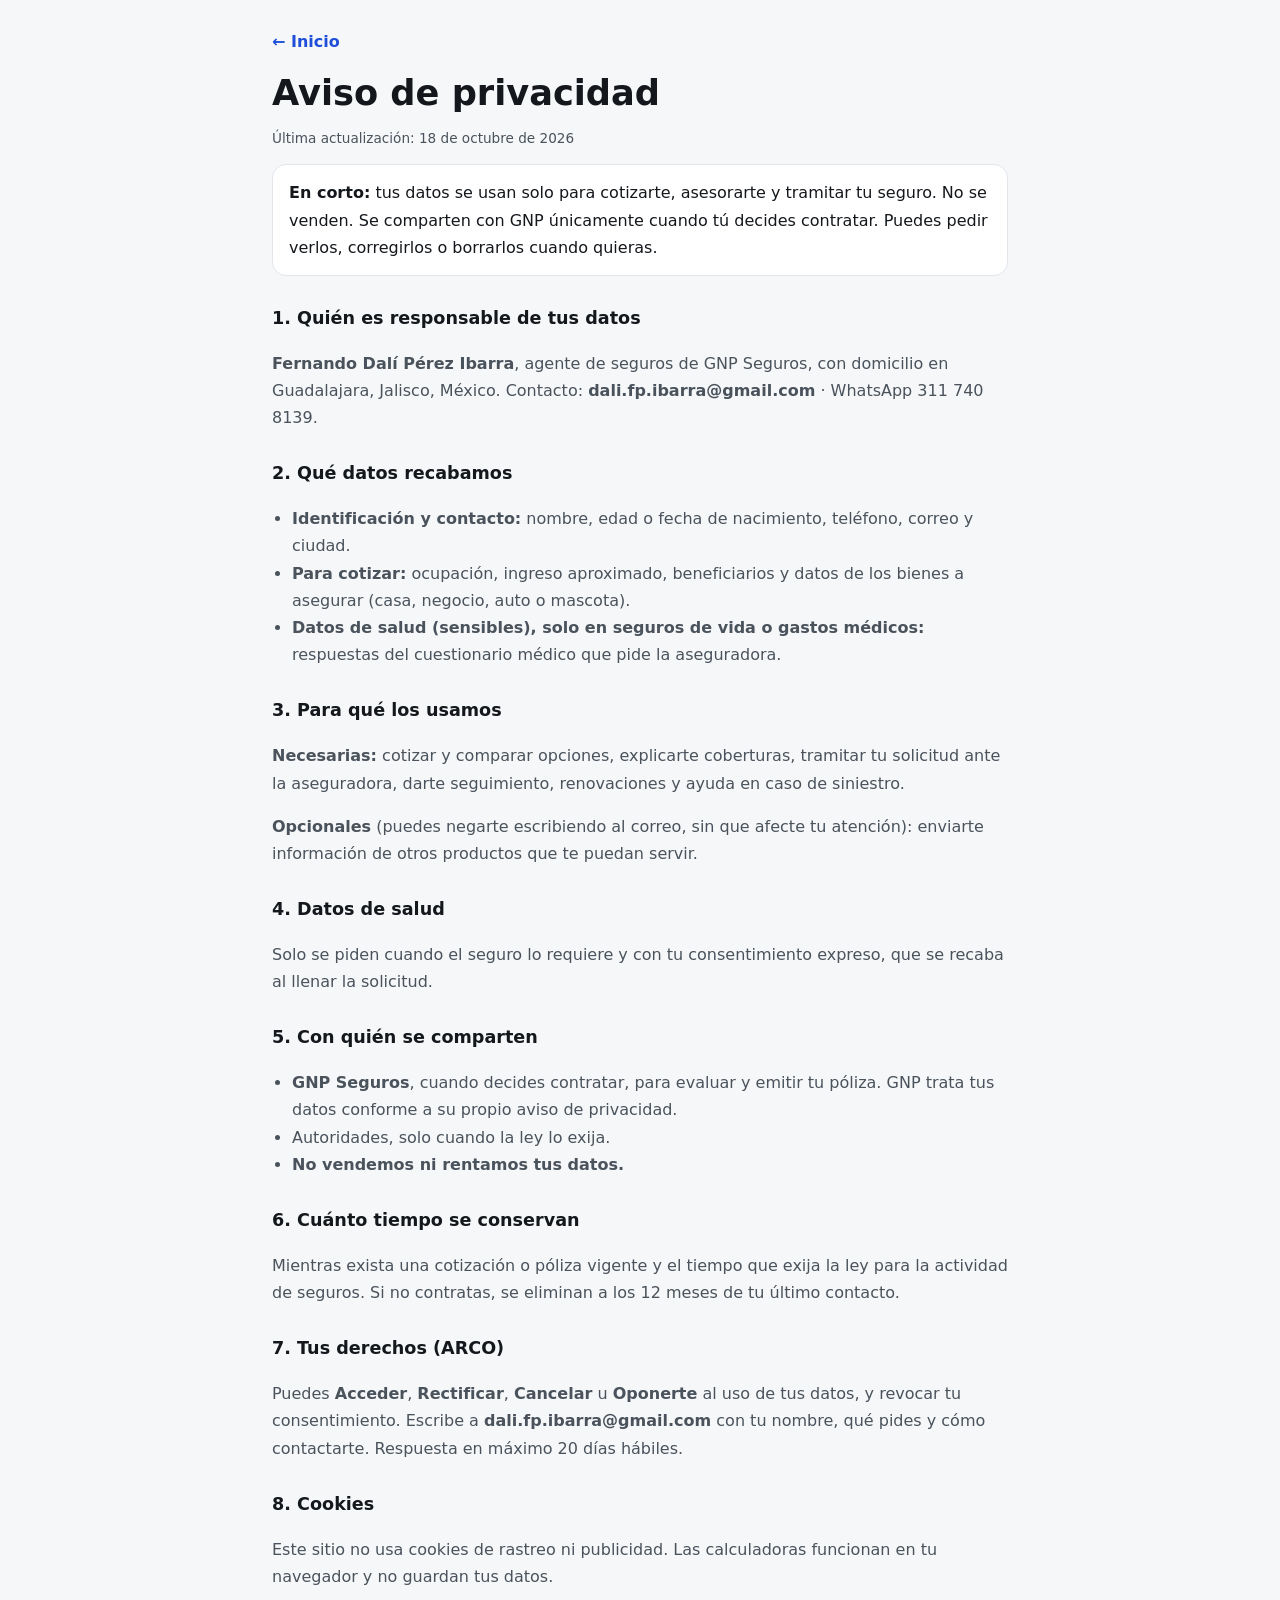
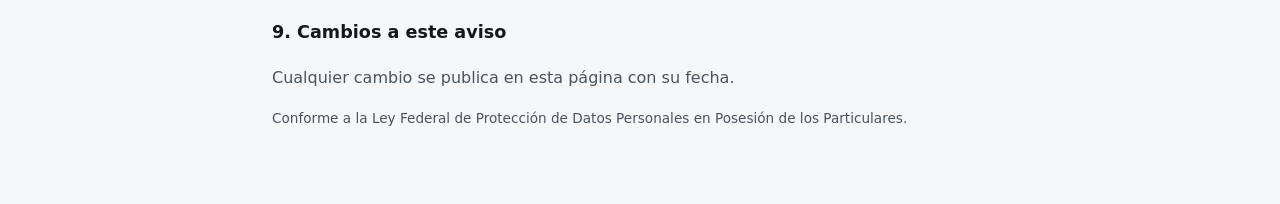
<file: privacidad.html>
<!doctype html><html lang="es"><head><meta charset="utf-8"><meta name="viewport" content="width=device-width,initial-scale=1,viewport-fit=cover"><title>Aviso de privacidad · Dalí Pérez Seguros</title><meta name="description" content="Cómo cuido tus datos al cotizar y contratar tu seguro."><style>
:root{--bg:#F6F7F9;--card:#FFFFFF;--ink:#14181C;--ink2:#4A535C;--line:#E2E6EA;--acc:#1F4FD8}
@media (prefers-color-scheme:dark){:root:not([data-theme="light"]){--bg:#0E1215;--card:#161C21;--ink:#ECEFF2;--ink2:#A9B3BC;--line:#26303A;--acc:#7C9DF5;color-scheme:dark}}
:root[data-theme="dark"]{--bg:#0E1215;--card:#161C21;--ink:#ECEFF2;--ink2:#A9B3BC;--line:#26303A;--acc:#7C9DF5;color-scheme:dark}
*{box-sizing:border-box}body{margin:0;background:var(--bg);color:var(--ink);font:400 16px/1.7 system-ui,-apple-system,"Segoe UI",sans-serif;padding:0 16px}
main{max-width:46rem;margin:0 auto;padding-block:28px 60px}
header a{color:var(--acc);font-weight:700;text-decoration:none}
h1{font-size:clamp(1.6rem,5vw,2.2rem);line-height:1.15;margin:18px 0 4px;text-wrap:balance}
h2{font-size:1.1rem;margin:28px 0 6px}
p,li{color:var(--ink2)}ul{padding-left:20px}
.meta{font-size:.85rem;color:var(--ink2)}
.caja{background:var(--card);border:1px solid var(--line);border-radius:14px;padding:14px 16px;margin:14px 0}
a{color:var(--acc)}
</style></head><body><main><header><a href="index.html">← Inicio</a></header><h1>Aviso de privacidad</h1><p class="meta">Última actualización: 18 de octubre de 2026</p>
<div class="caja"><b>En corto:</b> tus datos se usan solo para cotizarte, asesorarte y tramitar tu seguro. No se venden. Se comparten con GNP únicamente cuando tú decides contratar. Puedes pedir verlos, corregirlos o borrarlos cuando quieras.</div>
<h2>1. Quién es responsable de tus datos</h2><p><b>Fernando Dalí Pérez Ibarra</b>, agente de seguros de GNP Seguros, con domicilio en Guadalajara, Jalisco, México. Contacto: <b>dali.fp.ibarra@gmail.com</b> · WhatsApp 311 740 8139.</p>
<h2>2. Qué datos recabamos</h2><ul><li><b>Identificación y contacto:</b> nombre, edad o fecha de nacimiento, teléfono, correo y ciudad.</li><li><b>Para cotizar:</b> ocupación, ingreso aproximado, beneficiarios y datos de los bienes a asegurar (casa, negocio, auto o mascota).</li><li><b>Datos de salud (sensibles), solo en seguros de vida o gastos médicos:</b> respuestas del cuestionario médico que pide la aseguradora.</li></ul>
<h2>3. Para qué los usamos</h2><p><b>Necesarias:</b> cotizar y comparar opciones, explicarte coberturas, tramitar tu solicitud ante la aseguradora, darte seguimiento, renovaciones y ayuda en caso de siniestro.</p><p><b>Opcionales</b> (puedes negarte escribiendo al correo, sin que afecte tu atención): enviarte información de otros productos que te puedan servir.</p>
<h2>4. Datos de salud</h2><p>Solo se piden cuando el seguro lo requiere y con tu consentimiento expreso, que se recaba al llenar la solicitud.</p>
<h2>5. Con quién se comparten</h2><ul><li><b>GNP Seguros</b>, cuando decides contratar, para evaluar y emitir tu póliza. GNP trata tus datos conforme a su propio aviso de privacidad.</li><li>Autoridades, solo cuando la ley lo exija.</li><li><b>No vendemos ni rentamos tus datos.</b></li></ul>
<h2>6. Cuánto tiempo se conservan</h2><p>Mientras exista una cotización o póliza vigente y el tiempo que exija la ley para la actividad de seguros. Si no contratas, se eliminan a los 12 meses de tu último contacto.</p>
<h2>7. Tus derechos (ARCO)</h2><p>Puedes <b>Acceder</b>, <b>Rectificar</b>, <b>Cancelar</b> u <b>Oponerte</b> al uso de tus datos, y revocar tu consentimiento. Escribe a <b>dali.fp.ibarra@gmail.com</b> con tu nombre, qué pides y cómo contactarte. Respuesta en máximo 20 días hábiles.</p>
<h2>8. Cookies</h2><p>Este sitio no usa cookies de rastreo ni publicidad. Las calculadoras funcionan en tu navegador y no guardan tus datos.</p>
<h2>9. Cambios a este aviso</h2><p>Cualquier cambio se publica en esta página con su fecha.</p>
<p class="meta">Conforme a la Ley Federal de Protección de Datos Personales en Posesión de los Particulares.</p></main></body></html>
</file>
